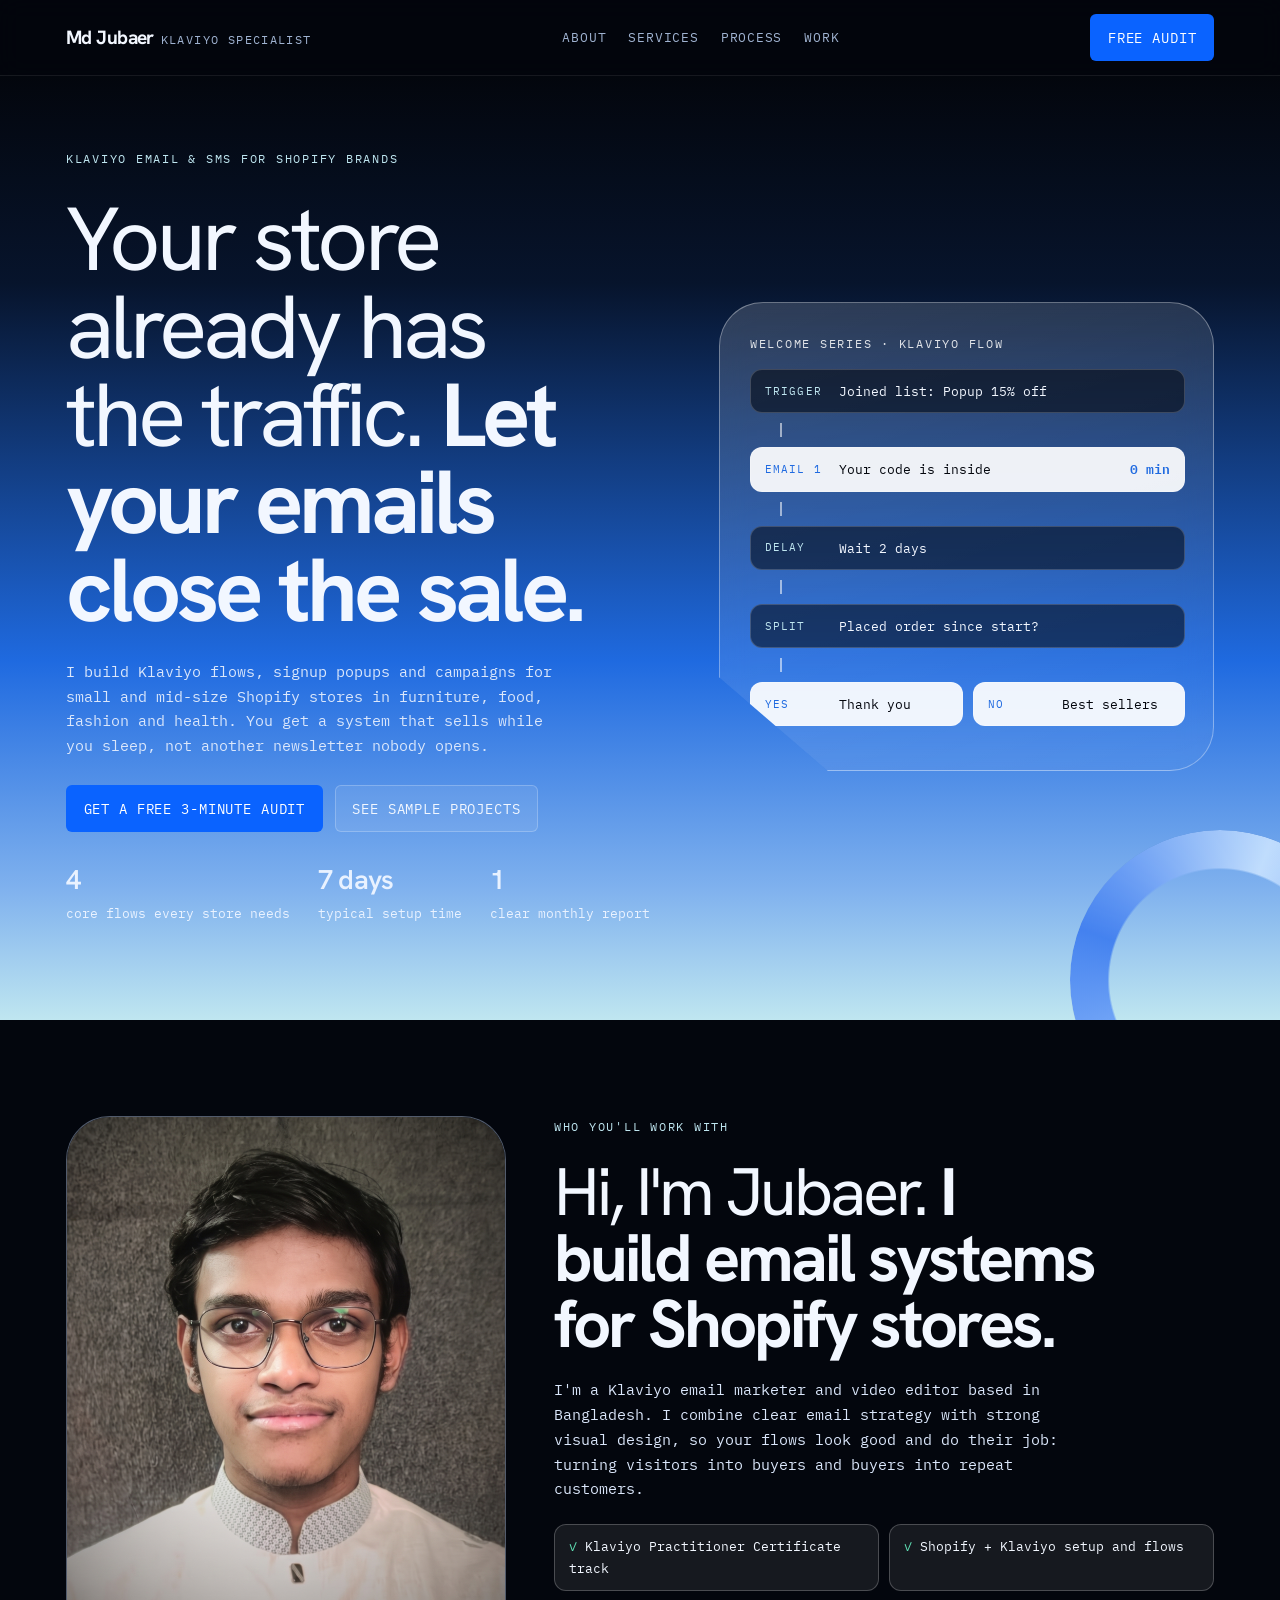
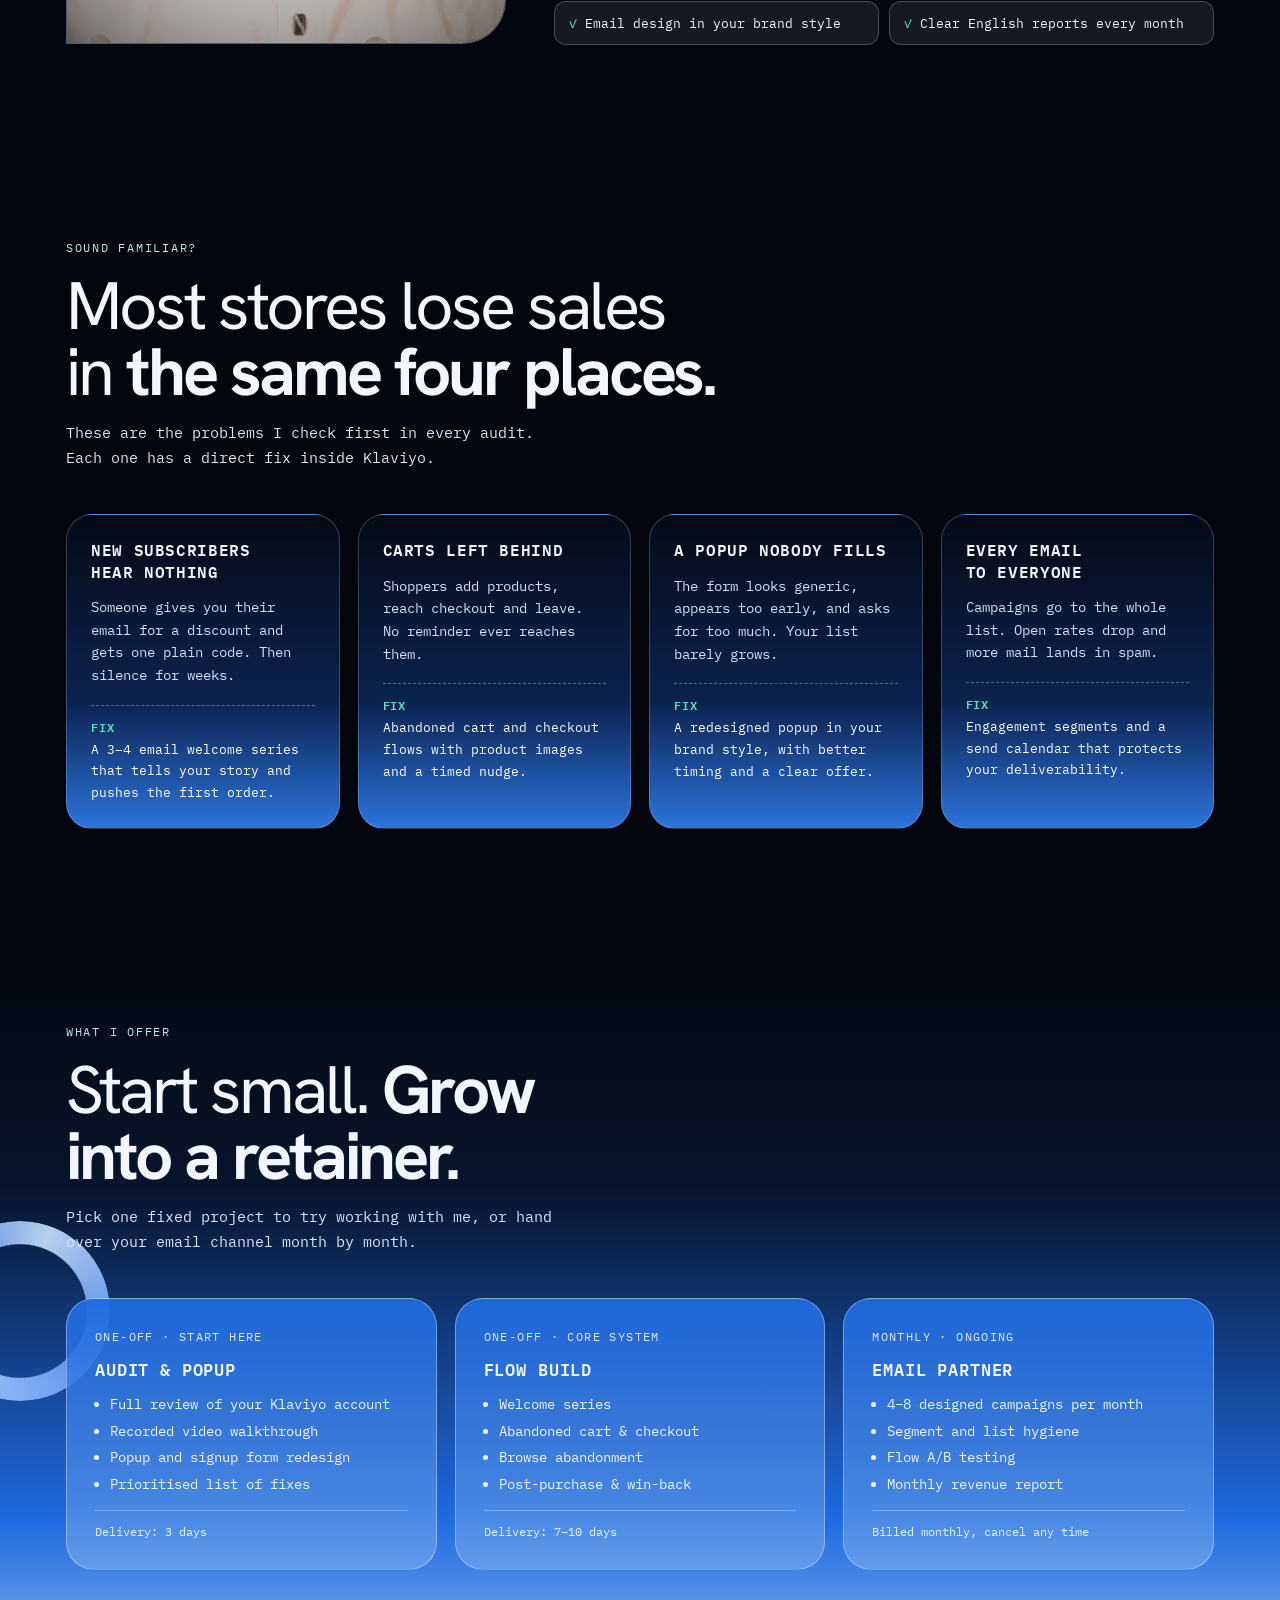
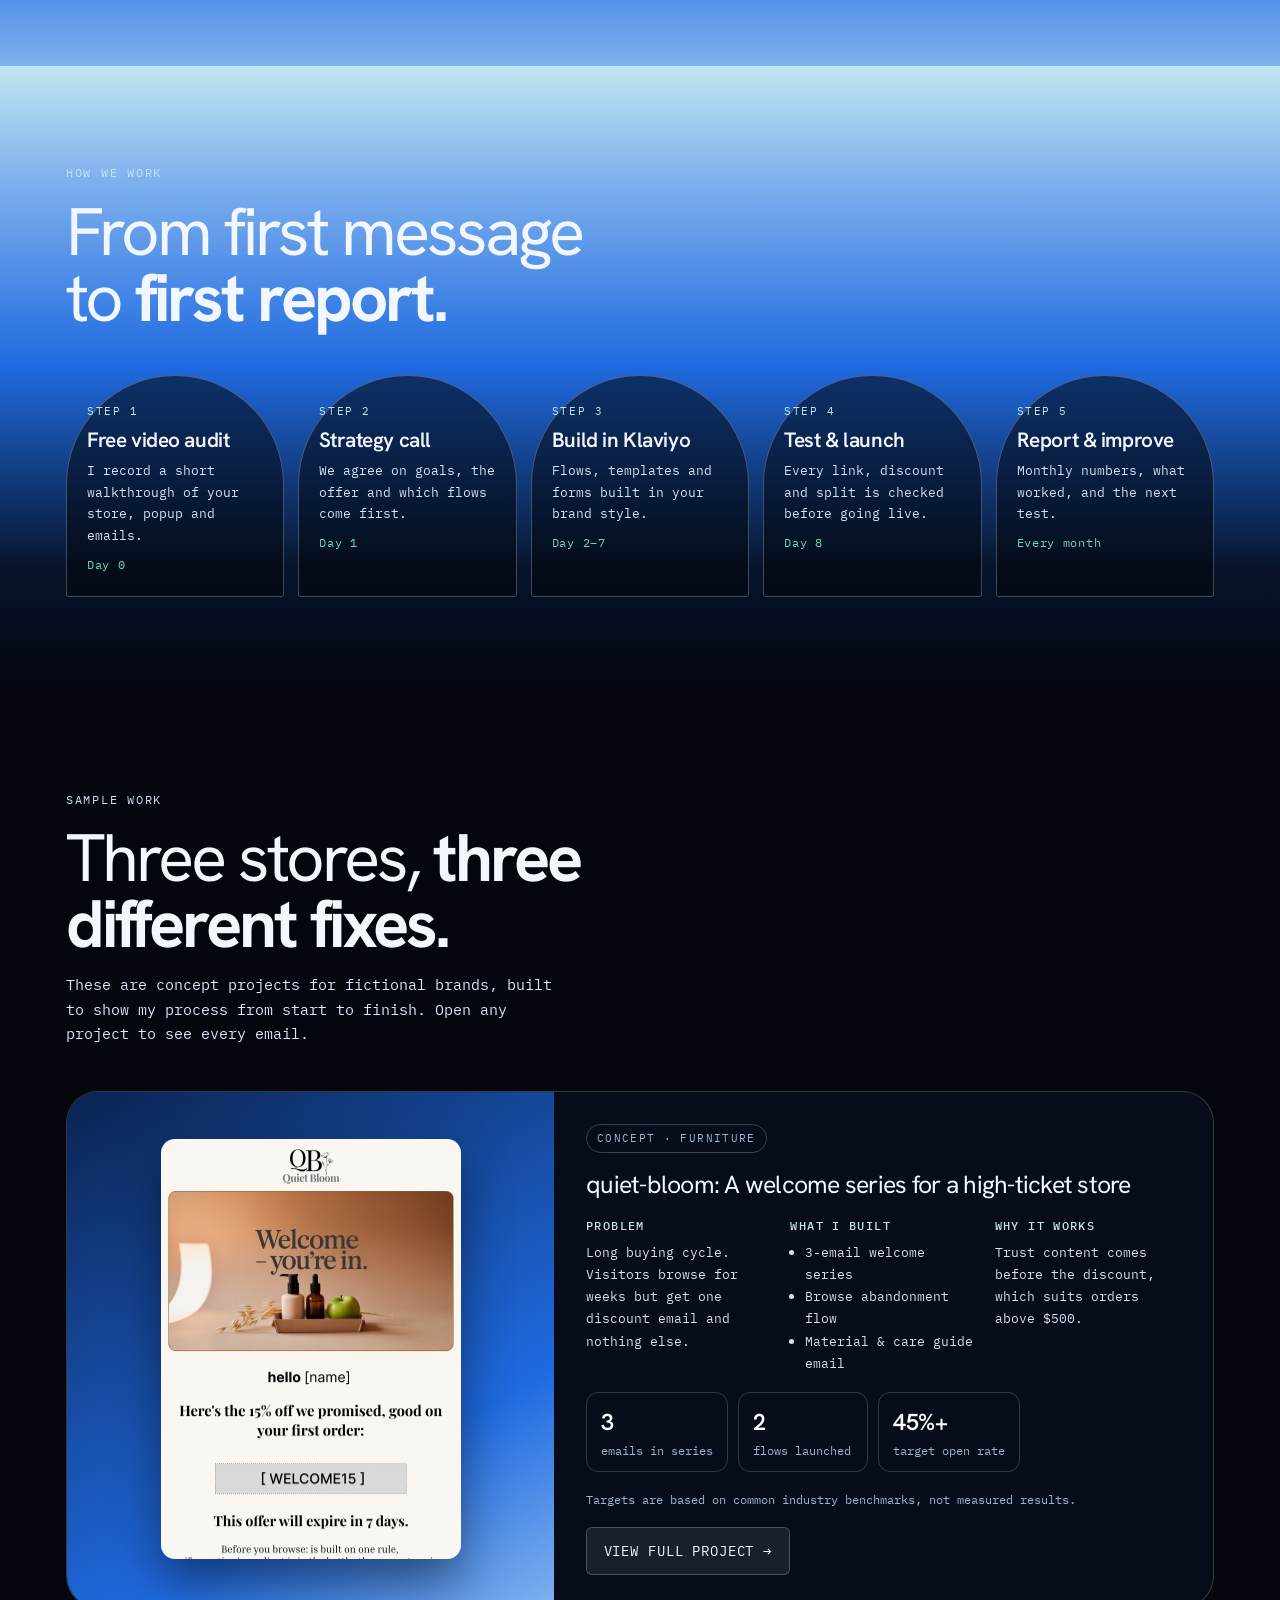
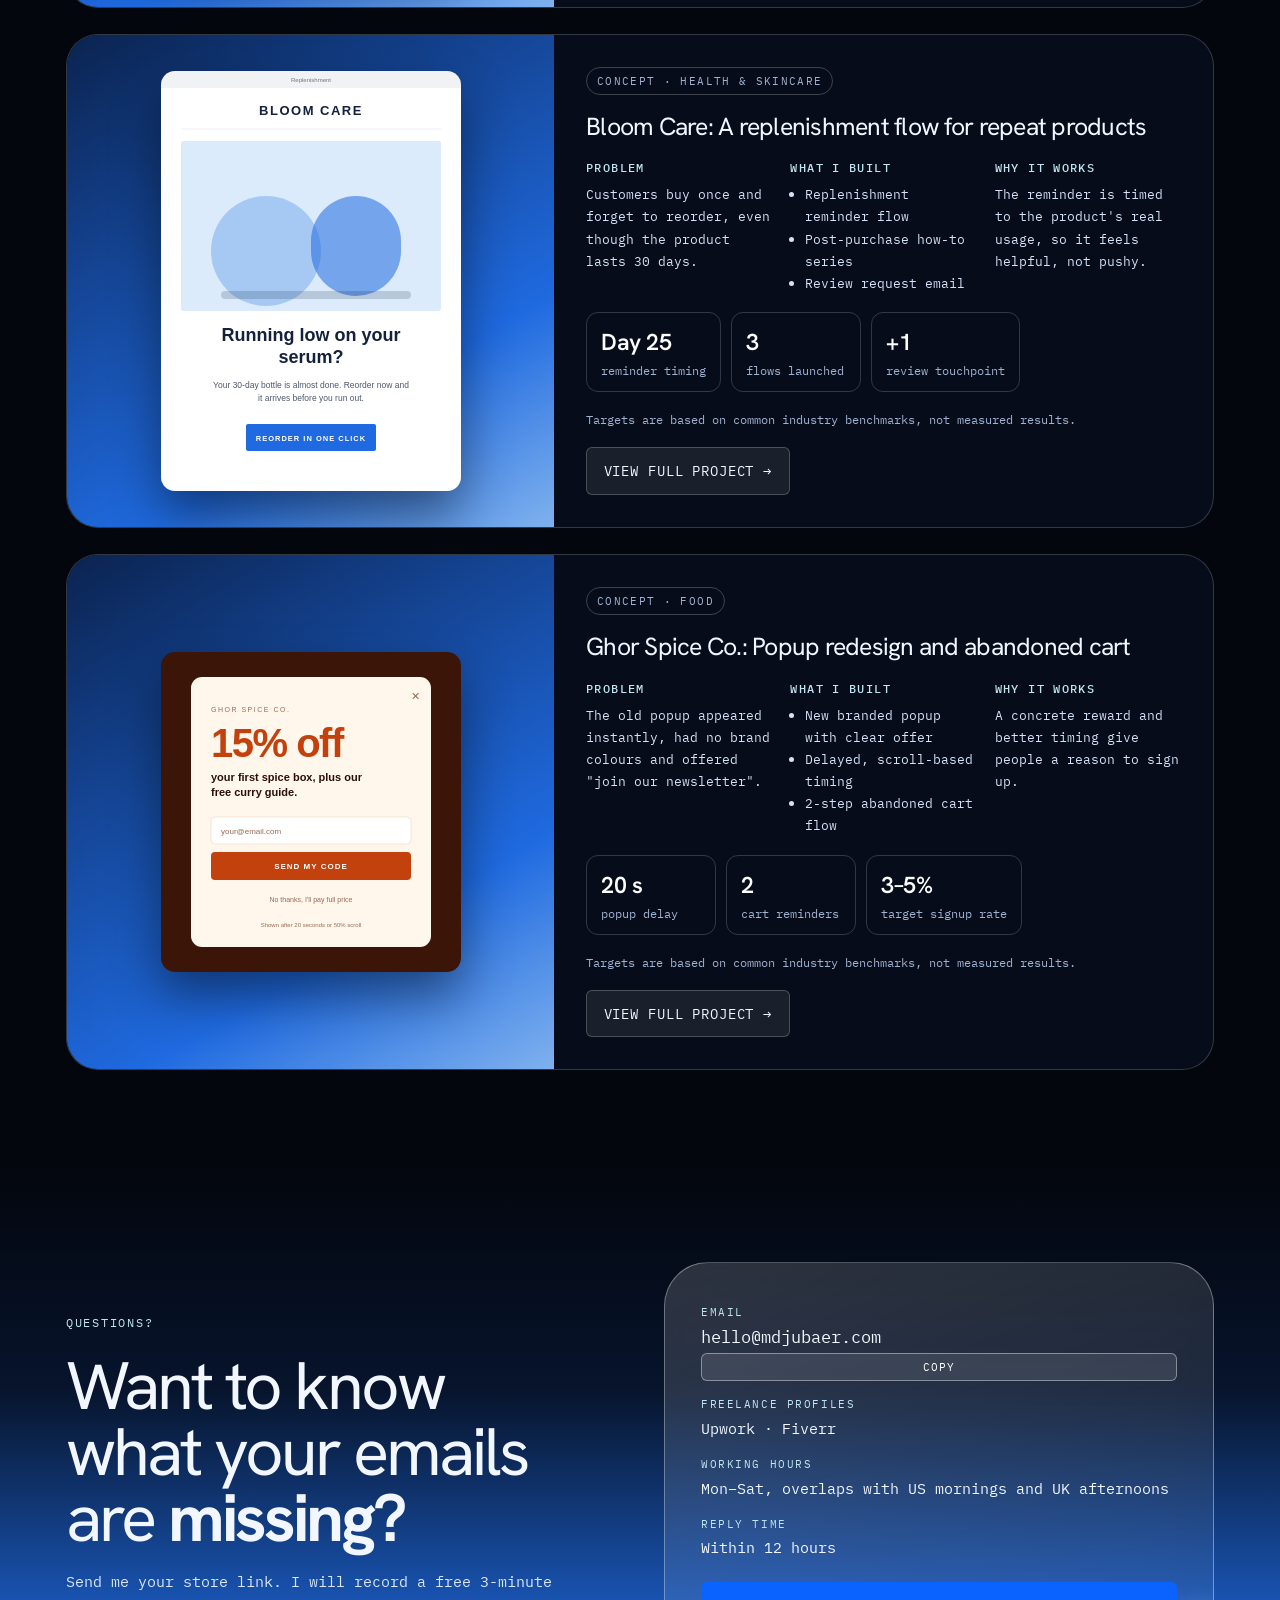
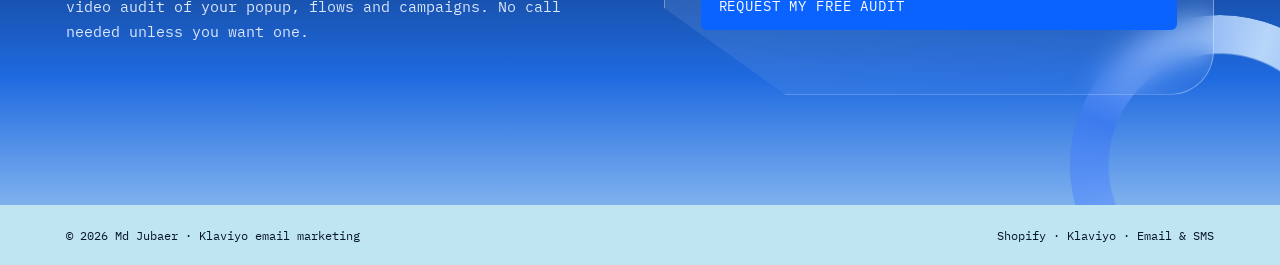
<file: index.html>
<!doctype html>
<html lang="en">
<head>
<meta charset="utf-8">
<meta name="viewport" content="width=device-width, initial-scale=1, viewport-fit=cover">
<title>Md Jubaer · Klaviyo Email Marketing for Shopify Brands</title>
<meta name="description" content="Klaviyo flows, signup popups and email campaigns for small and mid-size Shopify stores. Free 3-minute video audit.">
<meta property="og:title" content="Md Jubaer · Klaviyo Email Marketing">
<meta property="og:description" content="Klaviyo flows, popups and campaigns for Shopify brands. Free 3-minute video audit.">
<meta property="og:type" content="website">
<meta name="theme-color" content="#03060d">
<link rel="preconnect" href="https://fonts.googleapis.com">
<link rel="preconnect" href="https://fonts.gstatic.com" crossorigin>
<link rel="stylesheet" href="https://fonts.googleapis.com/css2?family=Hanken+Grotesk:wght@300;400;500;600;700&family=IBM+Plex+Mono:wght@400;500;600&display=swap">
<link rel="stylesheet" href="assets/style.css">
</head>
<body data-page="home">
<div id="app"><div class="wrap empty">Loading…</div></div>
<noscript><div class="wrap empty">Please enable JavaScript to view this site, or email hello@mdjubaer.com</div></noscript>
<script src="assets/site.js"></script>
</body>
</html>
</file>
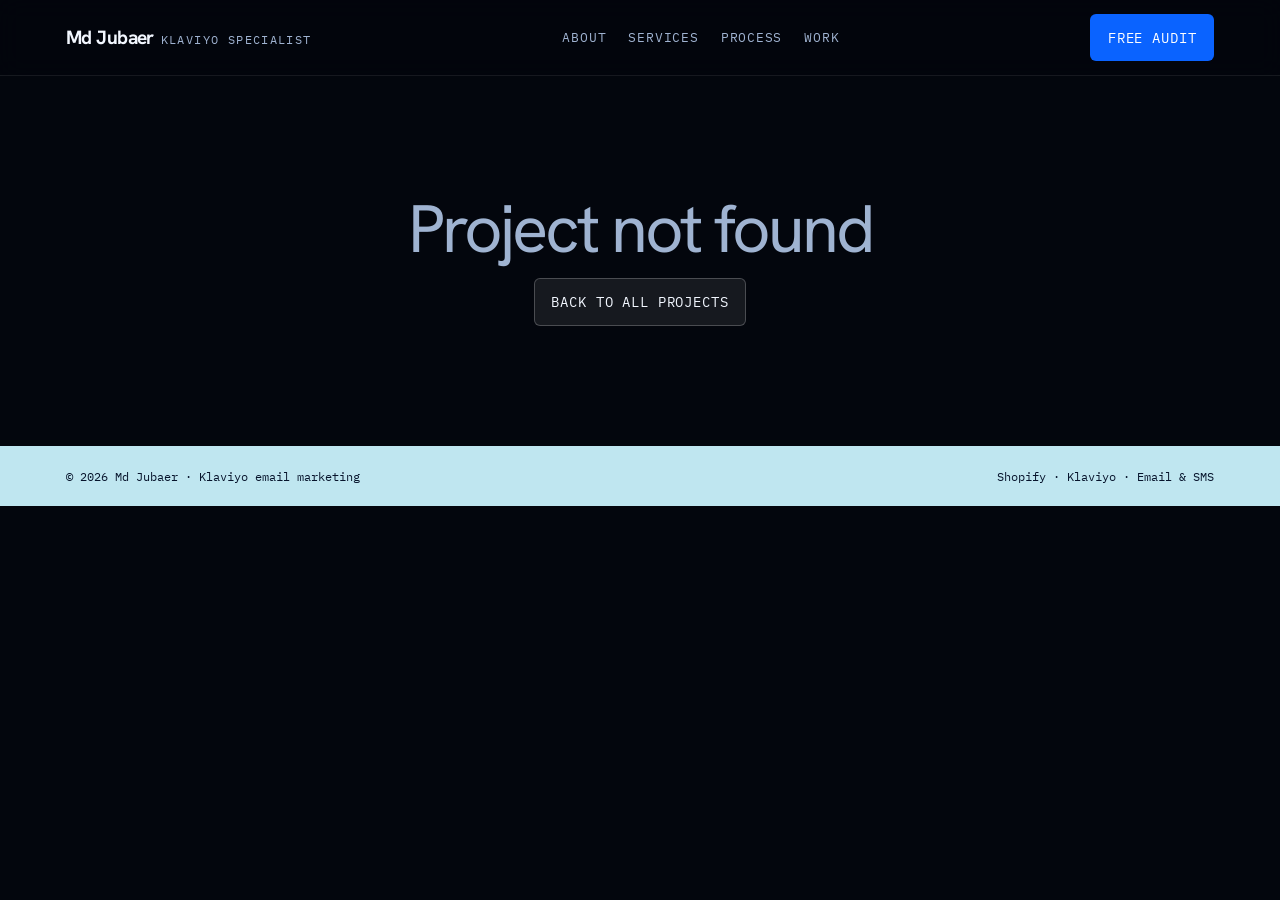
<file: project.html>
<!doctype html>
<html lang="en">
<head>
<meta charset="utf-8">
<meta name="viewport" content="width=device-width, initial-scale=1, viewport-fit=cover">
<title>Project · Md Jubaer</title>
<meta name="description" content="Klaviyo flows, signup popups and email campaigns for small and mid-size Shopify stores. Free 3-minute video audit.">
<meta property="og:title" content="Md Jubaer · Klaviyo Email Marketing">
<meta property="og:description" content="Klaviyo flows, popups and campaigns for Shopify brands. Free 3-minute video audit.">
<meta property="og:type" content="website">
<meta name="theme-color" content="#03060d">
<link rel="preconnect" href="https://fonts.googleapis.com">
<link rel="preconnect" href="https://fonts.gstatic.com" crossorigin>
<link rel="stylesheet" href="https://fonts.googleapis.com/css2?family=Hanken+Grotesk:wght@300;400;500;600;700&family=IBM+Plex+Mono:wght@400;500;600&display=swap">
<link rel="stylesheet" href="assets/style.css">
</head>
<body data-page="project">
<div id="app"><div class="wrap empty">Loading…</div></div>
<noscript><div class="wrap empty">Please enable JavaScript to view this site, or email hello@mdjubaer.com</div></noscript>
<script src="assets/site.js"></script>
</body>
</html>
</file>
<file: assets/style.css>
/* Layout: alternating black / blue-gradient bands, glass panels with a cut corner, big tight grotesk headlines over monospace body */
:root{
  --ink:#03060d;
  --night:#07142c;
  --blue:#1f6ae0;
  --sky:#7fb1ee;
  --mist:#bfe6f0;
  --paper:#f2f7ff;
  --muted:#9fb3d1;
  --line:rgba(255,255,255,.22);
  --glass:rgba(255,255,255,.08);
  --cta:#0a63ff;
  --ok:#5fe0b4;
  --display:"Hanken Grotesk","Helvetica Neue",Arial,sans-serif;
  --mono:"IBM Plex Mono",ui-monospace,"SFMono-Regular",Menlo,Consolas,monospace;
  color-scheme:dark;
}
*{box-sizing:border-box}
html{scroll-behavior:smooth}
@media (prefers-reduced-motion:reduce){html{scroll-behavior:auto}*{animation:none!important;transition:none!important}}
body{margin:0;background:var(--ink);color:var(--paper);font-family:var(--mono);font-size:15px;line-height:1.65}
img{max-width:100%;display:block}
[hidden]{display:none!important}
a{color:inherit}
.wrap{max-width:1180px;margin:0 auto;padding-left:max(16px,env(safe-area-inset-left,0px));padding-right:max(16px,env(safe-area-inset-right,0px))}
h1,h2,h3{font-family:var(--display);font-weight:400;letter-spacing:-.045em;line-height:.98;margin:0;text-wrap:balance}
h1{font-size:clamp(2.7rem,7vw,5.6rem)}
h2{font-size:clamp(2.2rem,5.4vw,4.2rem)}
h3{font-size:1.55rem;letter-spacing:-.03em;line-height:1.1}
h1 b,h2 b{font-weight:700}
p{margin:0}
.eyebrow{font-size:.78rem;letter-spacing:.14em;text-transform:uppercase;color:var(--mist)}
.lead{max-width:56ch;color:#dbe7fb}
.btn{display:inline-flex;align-items:center;gap:.6em;font-family:var(--mono);font-size:.9rem;letter-spacing:.06em;text-transform:uppercase;padding:.75em 1.15em;border-radius:6px;text-decoration:none;border:1px solid transparent;cursor:pointer;transition:transform .15s ease,background .15s ease}
.btn:hover{transform:translateY(-2px)}
.btn:focus-visible,a:focus-visible,button:focus-visible{outline:2px solid var(--mist);outline-offset:3px}
.btn-solid{background:var(--cta);color:#fff}
.btn-ghost{border-color:var(--line);color:var(--paper);background:var(--glass)}

/* nav */
nav{position:sticky;top:env(safe-area-inset-top,0px);z-index:20;background:rgba(3,6,13,.82);backdrop-filter:blur(12px);border-bottom:1px solid rgba(255,255,255,.08)}
body::before{content:"";position:fixed;inset:0 0 auto;height:env(safe-area-inset-top,0px);z-index:10;background:var(--ink)}
.nav-in{display:flex;align-items:center;justify-content:space-between;gap:16px;padding-block:14px}
.logo{font-family:var(--display);font-weight:700;font-size:1.2rem;letter-spacing:-.03em;text-decoration:none}
.logo span{font-family:var(--mono);font-weight:400;font-size:.72rem;letter-spacing:.12em;color:var(--muted);margin-left:.6em;text-transform:uppercase}
.links{display:flex;gap:22px;font-size:.82rem;letter-spacing:.06em;text-transform:uppercase}
.links a{text-decoration:none;color:var(--muted)}
.links a:hover{color:var(--paper)}
@media (max-width:860px){.links{display:none}.logo span{display:none}}

/* hero band */
.hero{background:linear-gradient(180deg,var(--ink) 0%,var(--night) 22%,var(--blue) 62%,var(--sky) 86%,var(--mist) 100%);overflow:hidden;position:relative}
.hero .wrap{display:grid;grid-template-columns:1.1fr .9fr;gap:48px;align-items:center;padding-block:72px 96px}
.hero-copy{display:grid;gap:26px;min-width:0}
.hero-cta{display:flex;flex-wrap:wrap;gap:12px}
.stats{display:flex;flex-wrap:wrap;gap:28px;font-size:.8rem;color:#e9f2ff}
.stats strong{display:block;font-family:var(--display);font-size:1.7rem;font-weight:600;letter-spacing:-.03em;font-variant-numeric:tabular-nums}
@media (max-width:900px){.hero .wrap{grid-template-columns:1fr}}

/* glass panel with cut corner */
.glass{position:relative;background:linear-gradient(160deg,rgba(255,255,255,.16),rgba(255,255,255,.04));border:1px solid rgba(255,255,255,.35);border-radius:44px 44px 44px 0;backdrop-filter:blur(14px);clip-path:polygon(0 0,100% 0,100% 100%,22% 100%,0 80%)}
.flow{padding:30px 28px 44px 30px;display:grid;gap:10px;min-width:0}
.flow .eyebrow{color:#fff;opacity:.85;margin-bottom:6px}
.node{display:flex;align-items:center;gap:12px;background:rgba(3,6,13,.55);border:1px solid rgba(255,255,255,.18);border-radius:12px;padding:10px 14px;font-size:.84rem}
.node i{font-style:normal;font-size:.7rem;letter-spacing:.1em;text-transform:uppercase;color:var(--mist);min-width:62px}
.node.mail{background:rgba(255,255,255,.92);color:var(--ink)}
.node.mail i{color:var(--blue)}
.node .rev{margin-left:auto;font-variant-numeric:tabular-nums;color:var(--blue);font-weight:600}
.wire{width:2px;height:14px;background:rgba(255,255,255,.55);margin-left:30px}
.split{display:grid;grid-template-columns:1fr 1fr;gap:10px}
.ring{position:absolute;width:300px;height:300px;right:-90px;bottom:-110px;border-radius:50%;background:conic-gradient(from 200deg,#9cc4ff,#3c7bf0,#c9e3ff,#5d93f5,#9cc4ff);-webkit-mask:radial-gradient(circle,transparent 52%,#000 53%);mask:radial-gradient(circle,transparent 52%,#000 53%);filter:drop-shadow(0 20px 40px rgba(10,40,120,.5));opacity:.9;pointer-events:none}
.ring.small{width:180px;height:180px;left:-70px;right:auto;top:40%;bottom:auto}

/* section shells */
section{position:relative;overflow:hidden}
.band-dark{background:var(--ink)}
.band-fade{background:linear-gradient(180deg,var(--ink) 0%,var(--night) 35%,var(--blue) 80%,var(--sky) 100%)}
.band-rise{background:linear-gradient(180deg,var(--mist) 0%,var(--sky) 18%,var(--blue) 48%,var(--night) 80%,var(--ink) 100%)}
.sec{padding-block:96px;display:grid;gap:44px;position:relative}
.sec-head{display:grid;gap:16px;max-width:760px}

/* about */
.about{display:grid;grid-template-columns:.8fr 1.2fr;gap:48px;align-items:center}
@media (max-width:900px){.about{grid-template-columns:1fr}}
.about-media{display:grid;gap:14px;min-width:0}
.photo{border-radius:44px 44px 44px 0;overflow:hidden;border:1px solid rgba(255,255,255,.3);aspect-ratio:5/6;max-width:100%;background:var(--night)}
.photo img{width:100%;height:100%;object-fit:cover}
.video{border-radius:20px;overflow:hidden;border:1px solid rgba(255,255,255,.25);aspect-ratio:16/9;max-width:100%;background:#000}
.video iframe,.video video{width:100%;height:100%;border:0;display:block}
.about-copy{display:grid;gap:22px;min-width:0}
.ticks{list-style:none;margin:0;padding:0;display:grid;grid-template-columns:1fr 1fr;gap:10px}
@media (max-width:560px){.ticks{grid-template-columns:1fr}}
.ticks li{border:1px solid var(--line);border-radius:12px;padding:10px 14px;font-size:.84rem;background:var(--glass)}
.ticks li::before{content:"✓ ";color:var(--ok)}

/* problems */
.grid4{display:grid;grid-template-columns:repeat(4,1fr);gap:18px}
@media (max-width:1000px){.grid4{grid-template-columns:repeat(2,1fr)}}
@media (max-width:560px){.grid4{grid-template-columns:1fr}}
.prob{border:1px solid rgba(255,255,255,.2);border-radius:26px;padding:24px;background:linear-gradient(180deg,#050a16 0%,#0b2350 60%,#2c74dd 100%);display:grid;gap:14px;align-content:start;min-width:0}
.prob h3{font-family:var(--mono);font-size:.98rem;font-weight:600;letter-spacing:.04em;text-transform:uppercase;line-height:1.35}
.prob p{font-size:.86rem;color:#d4e2f7}
.fix{margin-top:4px;padding-top:12px;border-top:1px dashed rgba(255,255,255,.3);font-size:.82rem;color:#fff}
.fix b{color:var(--ok);font-weight:600;letter-spacing:.08em;text-transform:uppercase;font-size:.72rem;display:block;margin-bottom:2px}

/* services */
.svc-grid{display:grid;grid-template-columns:repeat(3,1fr);gap:18px}
@media (max-width:900px){.svc-grid{grid-template-columns:1fr}}
.svc{border-radius:28px;padding:28px;background:linear-gradient(180deg,rgba(31,106,224,.95),rgba(127,177,238,.55));border:1px solid rgba(255,255,255,.35);display:grid;gap:14px;align-content:start;min-width:0}
.svc .tag{font-size:.72rem;letter-spacing:.12em;text-transform:uppercase;color:#fff;opacity:.85}
.svc h3{font-family:var(--mono);font-weight:600;font-size:1.05rem;letter-spacing:.05em;text-transform:uppercase}
.svc ul{margin:0;padding-left:1.1em;font-size:.86rem;display:grid;gap:4px}
.svc .meta{font-size:.78rem;color:#eaf3ff;padding-top:10px;border-top:1px solid rgba(255,255,255,.3)}

/* process */
.steps{list-style:none;margin:0;padding:0;display:grid;grid-template-columns:repeat(5,1fr);gap:14px;counter-reset:s}
@media (max-width:1000px){.steps{grid-template-columns:1fr 1fr}}
@media (max-width:560px){.steps{grid-template-columns:1fr}}
.steps li{counter-increment:s;border-radius:999px 999px 22px 22px;padding:26px 20px 22px;background:rgba(3,6,13,.55);border:1px solid rgba(255,255,255,.25);display:grid;gap:8px;align-content:start;min-width:0}
.steps li::before{content:"Step " counter(s);font-size:.7rem;letter-spacing:.14em;text-transform:uppercase;color:var(--mist)}
.steps strong{font-family:var(--display);font-size:1.3rem;font-weight:600;letter-spacing:-.02em;line-height:1.15}
.steps span{font-size:.82rem;color:#d4e2f7}
.steps em{font-style:normal;font-size:.72rem;color:var(--ok);letter-spacing:.06em}

/* portfolio cards */
.cases{display:grid;gap:26px}
.case{display:grid;grid-template-columns:.85fr 1.15fr;border:1px solid rgba(255,255,255,.18);border-radius:32px;overflow:hidden;background:#060c19}
@media (max-width:900px){.case{grid-template-columns:1fr}}
.case-visual{padding:30px;display:grid;place-items:center;min-width:0;background:linear-gradient(150deg,#0b2350,#1f6ae0 70%,#7fb1ee)}
.case-visual img{width:100%;max-width:300px;max-height:420px;object-fit:cover;object-position:top;border-radius:14px;box-shadow:0 24px 50px rgba(0,0,0,.45)}
.case-body{padding:32px;display:grid;gap:18px;align-content:start;min-width:0}
.badge{display:inline-block;justify-self:start;font-size:.7rem;letter-spacing:.12em;text-transform:uppercase;border:1px solid var(--line);border-radius:999px;padding:4px 10px;color:var(--muted)}
.cols{display:grid;grid-template-columns:repeat(3,1fr);gap:18px;font-size:.84rem}
@media (max-width:640px){.cols{grid-template-columns:1fr}}
.cols h4{margin:0 0 6px;font-family:var(--mono);font-size:.72rem;letter-spacing:.12em;text-transform:uppercase;color:var(--mist);font-weight:500}
.cols p,.cols ul{color:#d4e2f7}
.cols ul{margin:0;padding-left:1.1em}
.kpis{display:flex;flex-wrap:wrap;gap:10px}
.kpi{border:1px solid rgba(255,255,255,.18);border-radius:12px;padding:10px 14px;font-size:.76rem;color:var(--muted);min-width:130px}
.kpi strong{display:block;font-family:var(--display);font-size:1.45rem;font-weight:600;letter-spacing:-.02em;color:#fff;font-variant-numeric:tabular-nums}
.note{font-size:.72rem;color:var(--muted)}

/* contact */
.contact .wrap{display:grid;grid-template-columns:1fr 1fr;gap:48px;align-items:center;padding-block:96px 110px;position:relative}
@media (max-width:900px){.contact .wrap{grid-template-columns:1fr}}
.contact-copy{display:grid;gap:20px;min-width:0}
.contact-panel{padding:40px 36px 64px;display:grid;gap:22px;min-width:0}
.contact-list{display:grid;gap:14px;font-size:.95rem}
.contact-list div{display:grid;gap:2px}
.contact-list i{font-style:normal;font-size:.7rem;letter-spacing:.14em;text-transform:uppercase;color:var(--mist)}
.copyrow{display:flex;flex-wrap:wrap;align-items:center;gap:10px}
.copyrow code{font-family:var(--mono);font-size:1.05rem;user-select:all;word-break:break-all}
.copy{font-family:var(--mono);font-size:.7rem;letter-spacing:.08em;text-transform:uppercase;padding:6px 10px;border-radius:6px;border:1px solid rgba(255,255,255,.4);background:rgba(255,255,255,.1);color:#fff;cursor:pointer}
footer{background:var(--mist);color:#07142c;font-size:.78rem}
footer .wrap{display:flex;flex-wrap:wrap;justify-content:space-between;gap:12px;padding-block:20px}

/* project page */
.p-hero{background:linear-gradient(180deg,var(--ink) 0%,var(--night) 30%,var(--blue) 75%,var(--sky) 100%);position:relative;overflow:hidden}
.p-hero .wrap{padding-block:56px 80px;display:grid;gap:22px}
.back{font-size:.8rem;letter-spacing:.08em;text-transform:uppercase;color:var(--mist);text-decoration:none;justify-self:start}
.summary{display:grid;grid-template-columns:repeat(3,1fr);gap:18px}
@media (max-width:800px){.summary{grid-template-columns:1fr}}
.summary > div{background:rgba(3,6,13,.5);border:1px solid var(--line);border-radius:20px;padding:20px;font-size:.86rem;min-width:0}
.summary h4{margin:0 0 6px;font-size:.72rem;letter-spacing:.12em;text-transform:uppercase;color:var(--mist);font-weight:500}
.summary ul{margin:0;padding-left:1.1em}
.flow-block{display:grid;gap:22px;padding-block:20px;border-top:1px solid rgba(255,255,255,.12)}
.flow-meta{display:flex;flex-wrap:wrap;gap:10px;align-items:center}
.chip{font-size:.72rem;letter-spacing:.08em;text-transform:uppercase;border:1px solid var(--line);border-radius:999px;padding:4px 10px;color:var(--mist)}
.gallery{display:grid;grid-template-columns:repeat(auto-fill,minmax(240px,1fr));gap:22px}
.shot{display:grid;gap:10px;align-content:start;min-width:0}
.shot button{all:unset;cursor:zoom-in;display:block;border-radius:18px;overflow:hidden;border:1px solid rgba(255,255,255,.18);background:linear-gradient(150deg,#0b2350,#1f6ae0);padding:14px}
.shot button:focus-visible{outline:2px solid var(--mist);outline-offset:3px}
.shot img{width:100%;height:380px;object-fit:cover;object-position:top;border-radius:10px;background:#fff}
.shot strong{font-family:var(--display);font-size:1.1rem;font-weight:600;letter-spacing:-.02em;line-height:1.2}
.shot .when{font-size:.72rem;letter-spacing:.08em;text-transform:uppercase;color:var(--ok)}
.shot p{font-size:.82rem;color:#d4e2f7}
.next{display:flex;flex-wrap:wrap;gap:12px}
.lightbox{position:fixed;inset:0;z-index:50;background:rgba(3,6,13,.92);display:grid;place-items:center;padding:calc(24px + env(safe-area-inset-top,0px)) max(16px,env(safe-area-inset-right,0px)) calc(24px + env(safe-area-inset-bottom,0px)) max(16px,env(safe-area-inset-left,0px));overflow:auto}
.lightbox img{max-width:min(640px,100%);height:auto;border-radius:12px;background:#fff}
.lightbox .close{position:fixed;top:calc(16px + env(safe-area-inset-top,0px));right:calc(16px + env(safe-area-inset-right,0px))}
.empty{padding:120px 0;text-align:center;color:var(--muted)}
</file>
